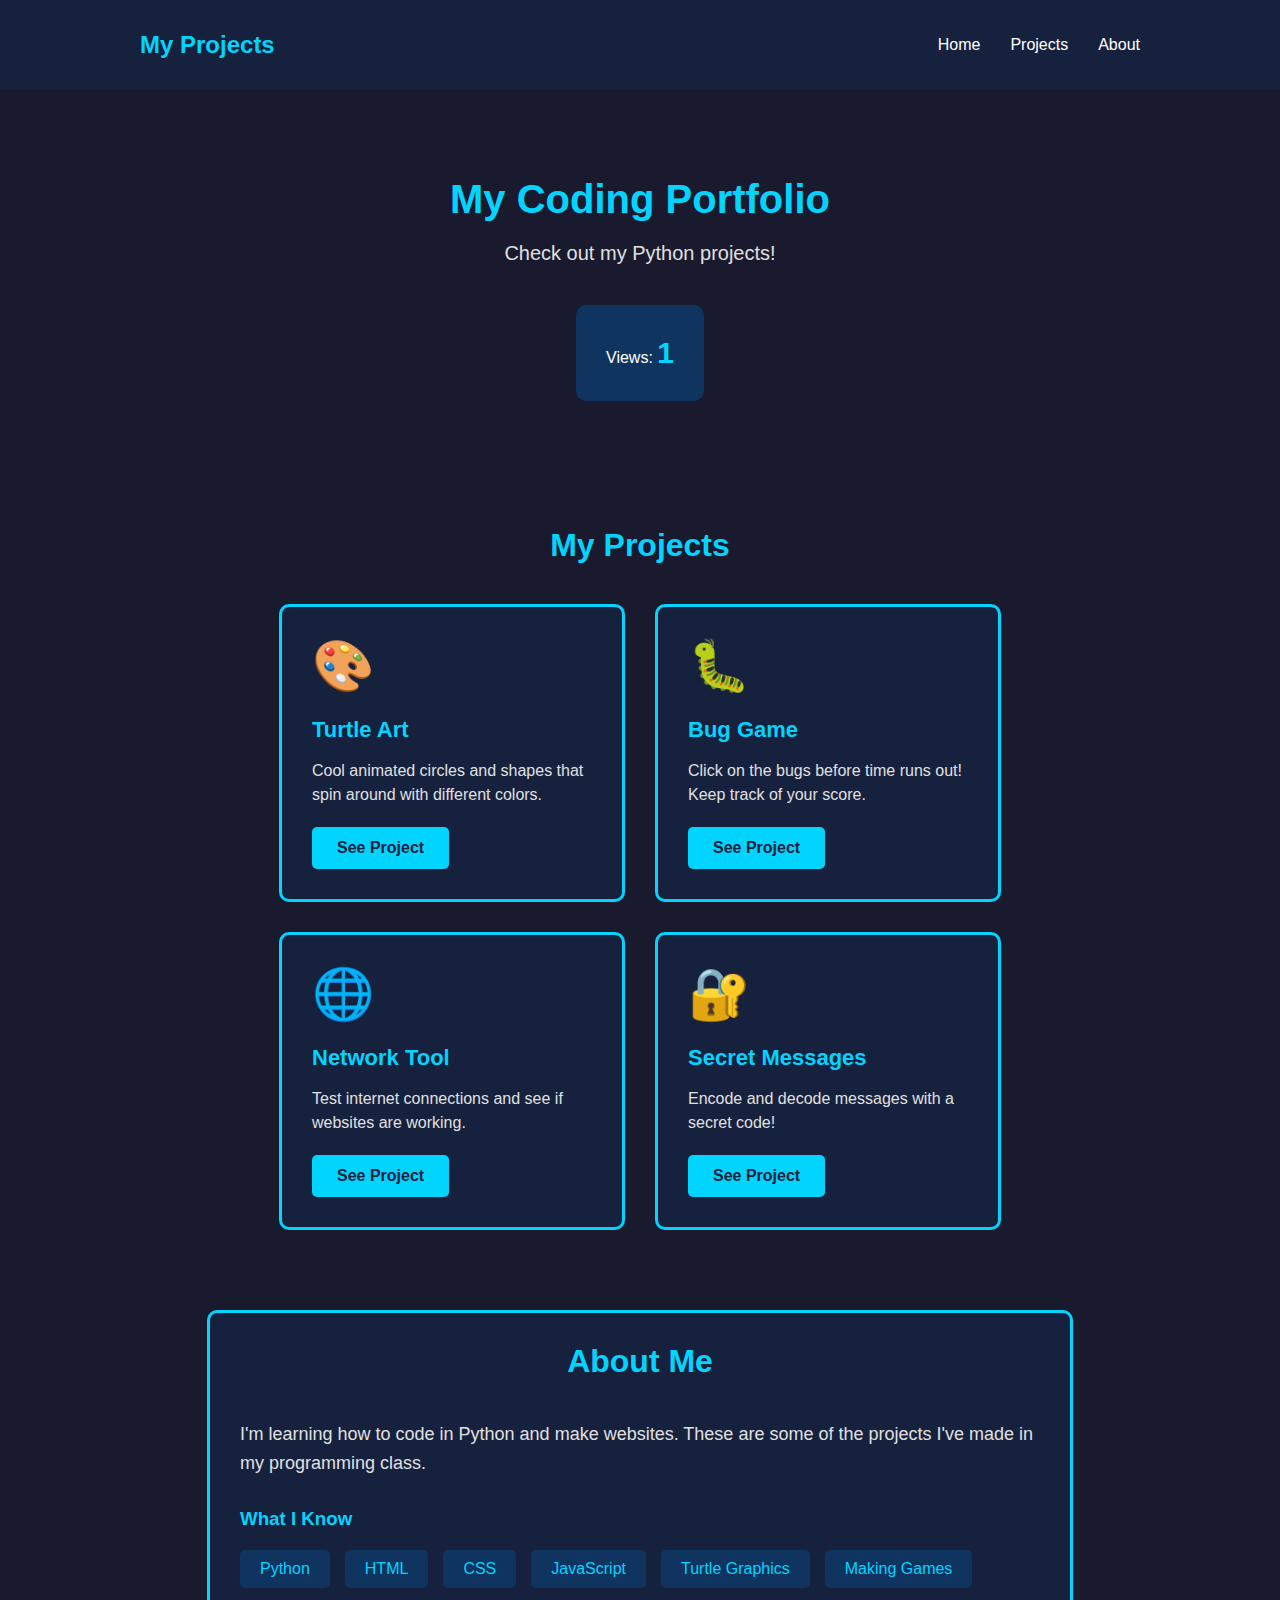
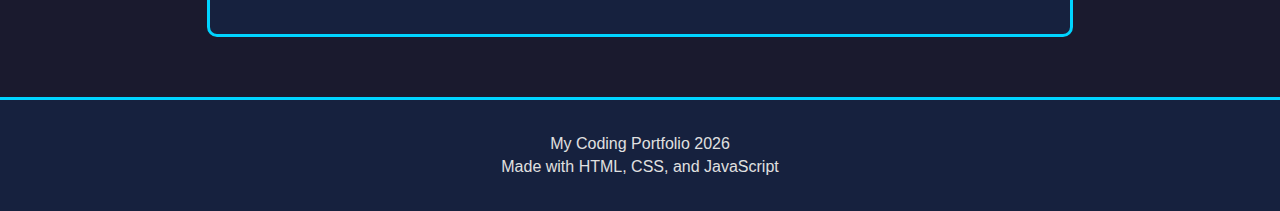
<file: index.html>
<!DOCTYPE html>
<html lang="en">
<head>
    <meta charset="UTF-8">
    <meta name="viewport" content="width=device-width, initial-scale=1.0">
    <title>My Coding Projects</title>
    <style>
        body {
            font-family: Arial, sans-serif;
            background-color: #1a1a2e;
            color: #ffffff;
            margin: 0;
            padding: 0;
        }

        /* Navigation Bar */
        nav {
            background-color: #16213e;
            padding: 20px;
        }

        .nav-container {
            display: flex;
            justify-content: space-between;
            align-items: center;
            max-width: 1000px;
            margin: 0 auto;
        }

        .logo {
            font-size: 24px;
            font-weight: bold;
            color: #00d4ff;
            text-decoration: none;
        }

        .nav-links {
            display: flex;
            list-style: none;
            gap: 30px;
        }

        .nav-links a {
            color: #ffffff;
            text-decoration: none;
        }

        .nav-links a:hover {
            color: #00d4ff;
        }

        /* Main Header */
        .header {
            text-align: center;
            padding: 60px 20px;
        }

        h1 {
            font-size: 40px;
            color: #00d4ff;
            margin-bottom: 10px;
        }

        .subtitle {
            font-size: 20px;
            color: #e0e0e0;
        }

        /* Counter */
        .counter-box {
            background-color: #0f3460;
            padding: 15px 30px;
            border-radius: 10px;
            display: inline-block;
            margin-top: 20px;
        }

        #counter {
            font-size: 30px;
            color: #00d4ff;
            font-weight: bold;
        }

        /* Projects Section */
        .projects {
            max-width: 1000px;
            margin: 0 auto;
            padding: 40px 20px;
        }

        h2 {
            font-size: 32px;
            text-align: center;
            color: #00d4ff;
            margin-bottom: 40px;
        }

        .project-grid {
            display: flex;
            flex-wrap: wrap;
            gap: 30px;
            justify-content: center;
        }

        .project-box {
            background-color: #16213e;
            border-radius: 10px;
            padding: 30px;
            width: 280px;
            border: 3px solid #00d4ff;
        }

        .project-box:hover {
            background-color: #1e2a47;
        }

        .emoji {
            font-size: 50px;
            margin-bottom: 15px;
        }

        .project-box h3 {
            color: #00d4ff;
            font-size: 22px;
            margin-bottom: 10px;
        }

        .project-box p {
            color: #e0e0e0;
            line-height: 1.5;
            margin-bottom: 20px;
        }

        .button {
            background-color: #00d4ff;
            color: #16213e;
            padding: 12px 25px;
            text-decoration: none;
            border-radius: 5px;
            font-weight: bold;
            display: inline-block;
        }

        .button:hover {
            background-color: #00a8cc;
        }

        /* About Section */
        .about {
            max-width: 800px;
            margin: 40px auto;
            padding: 30px;
            background-color: #16213e;
            border-radius: 10px;
            border: 3px solid #00d4ff;
        }

        .about h2 {
            margin-top: 0;
        }

        .about p {
            color: #e0e0e0;
            line-height: 1.6;
            font-size: 18px;
        }

        .skills {
            list-style: none;
            display: flex;
            flex-wrap: wrap;
            gap: 15px;
            padding: 0;
            margin-top: 20px;
        }

        .skills li {
            background-color: #0f3460;
            padding: 10px 20px;
            border-radius: 5px;
            color: #00d4ff;
        }

        /* Footer */
        footer {
            background-color: #16213e;
            text-align: center;
            padding: 30px;
            margin-top: 60px;
            border-top: 3px solid #00d4ff;
        }

        footer p {
            color: #e0e0e0;
            margin: 5px 0;
        }
    </style>
</head>
<body>
    <!-- Navigation -->
    <nav>
        <div class="nav-container">
            <a href="#" class="logo">My Projects</a>
            <ul class="nav-links">
                <li><a href="#home">Home</a></li>
                <li><a href="#projects">Projects</a></li>
                <li><a href="#about">About</a></li>
            </ul>
        </div>
    </nav>

    <!-- Header -->
    <div id="home" class="header">
        <h1>My Coding Portfolio</h1>
        <p class="subtitle">Check out my Python projects!</p>
        
        <div class="counter-box">
            <p>Views: <span id="counter">0</span></p>
        </div>
    </div>

    <!-- Projects -->
    <div id="projects" class="projects">
        <h2>My Projects</h2>
        
        <div class="project-grid">
            <div class="project-box">
                <div class="emoji">🎨</div>
                <h3>Turtle Art</h3>
                <p>Cool animated circles and shapes that spin around with different colors.</p>
                <a href="turtle-art.html" class="button">See Project</a>
            </div>

            <div class="project-box">
                <div class="emoji">🐛</div>
                <h3>Bug Game</h3>
                <p>Click on the bugs before time runs out! Keep track of your score.</p>
                <a href="bug-game.html" class="button">See Project</a>
            </div>

            <div class="project-box">
                <div class="emoji">🌐</div>
                <h3>Network Tool</h3>
                <p>Test internet connections and see if websites are working.</p>
                <a href="network-tool.html" class="button">See Project</a>
            </div>

            <div class="project-box">
                <div class="emoji">🔐</div>
                <h3>Secret Messages</h3>
                <p>Encode and decode messages with a secret code!</p>
                <a href="encoder.html" class="button">See Project</a>
            </div>
        </div>
    </div>

    <!-- About -->
    <div id="about" class="about">
        <h2>About Me</h2>
        <p>I'm learning how to code in Python and make websites. These are some of the projects I've made in my programming class.</p>
        
        <h3 style="color: #00d4ff; margin-top: 30px;">What I Know</h3>
        <ul class="skills">
            <li>Python</li>
            <li>HTML</li>
            <li>CSS</li>
            <li>JavaScript</li>
            <li>Turtle Graphics</li>
            <li>Making Games</li>
        </ul>
    </div>

    <!-- Footer -->
    <footer>
        <p>My Coding Portfolio 2026</p>
        <p>Made with HTML, CSS, and JavaScript</p>
    </footer>

    <!-- JavaScript -->
    <script>
        let count = 0;
        
        function addView() {
            count = count + 1;
            document.getElementById('counter').textContent = count;
        }
        
        // Add a view every 2 seconds
        setInterval(addView, 2000);
        
        // Start with first view
        addView();
    </script>
</body>
</html>
</file>
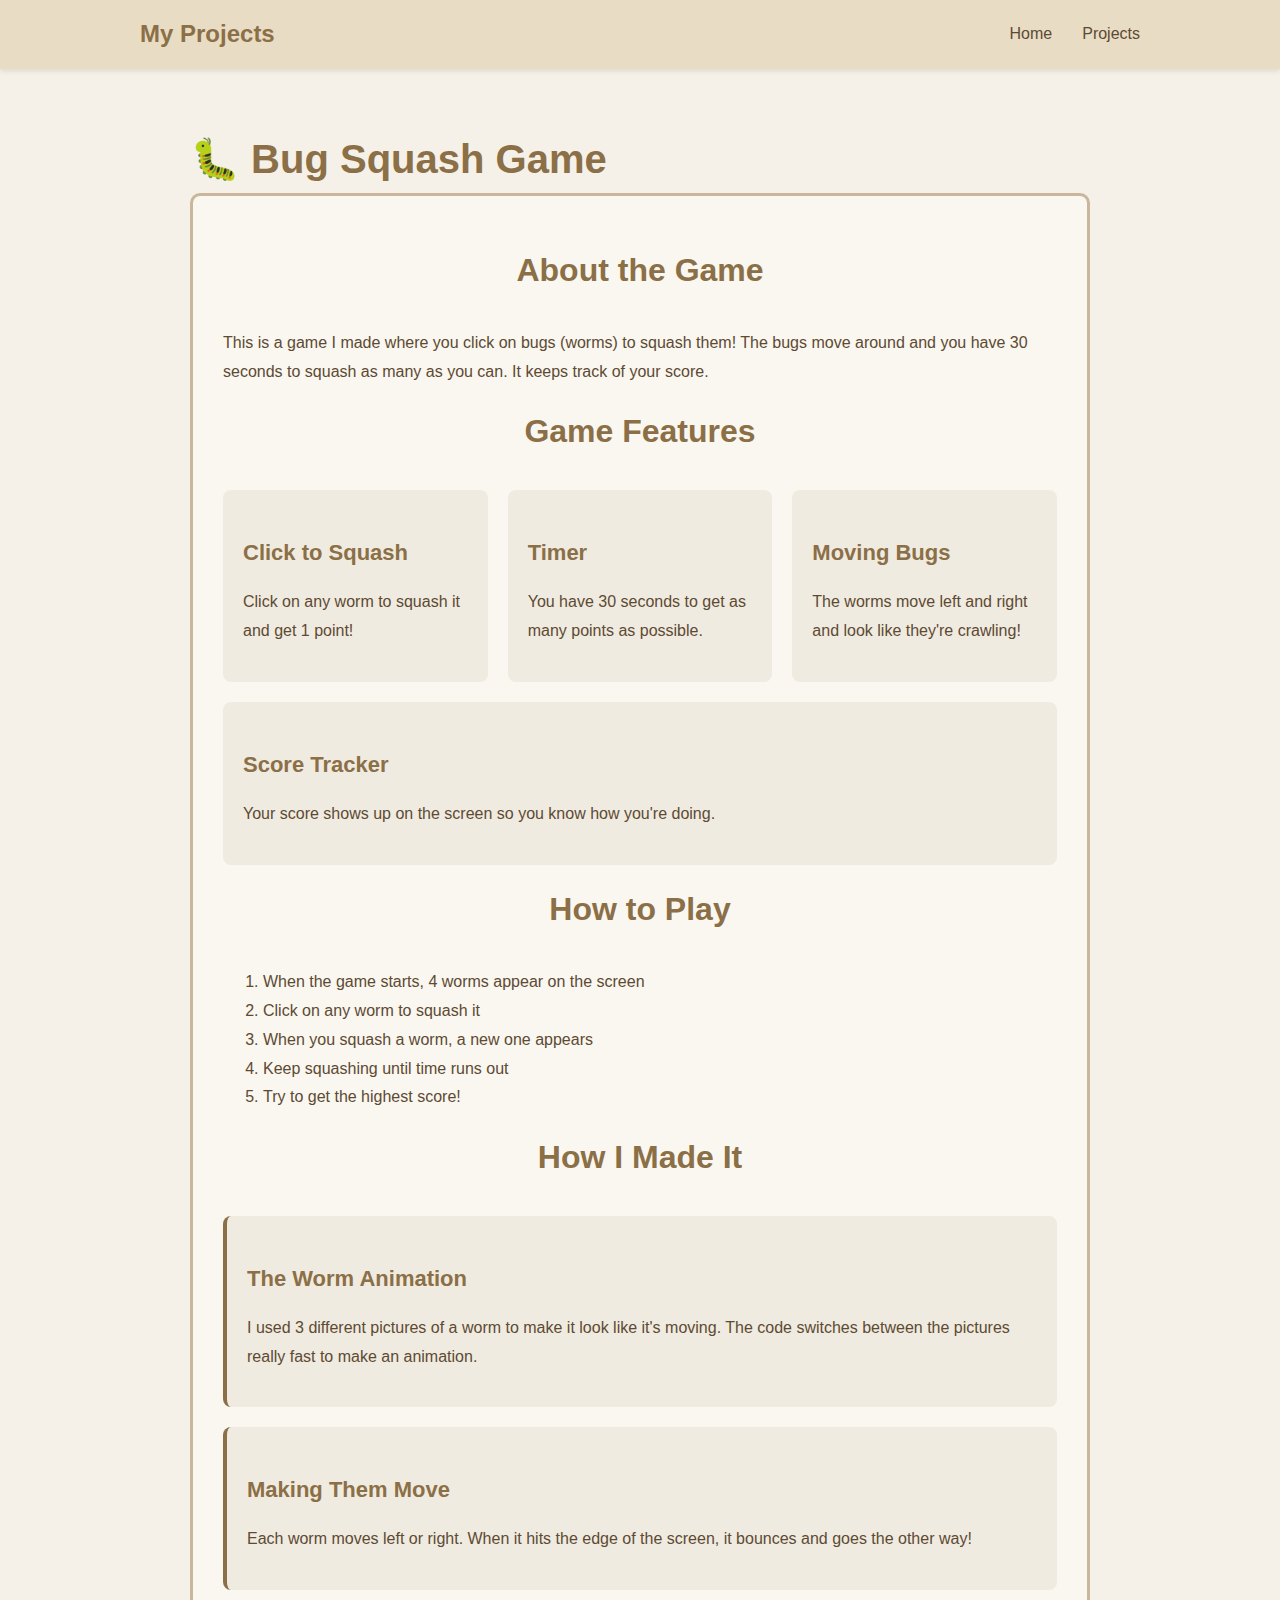
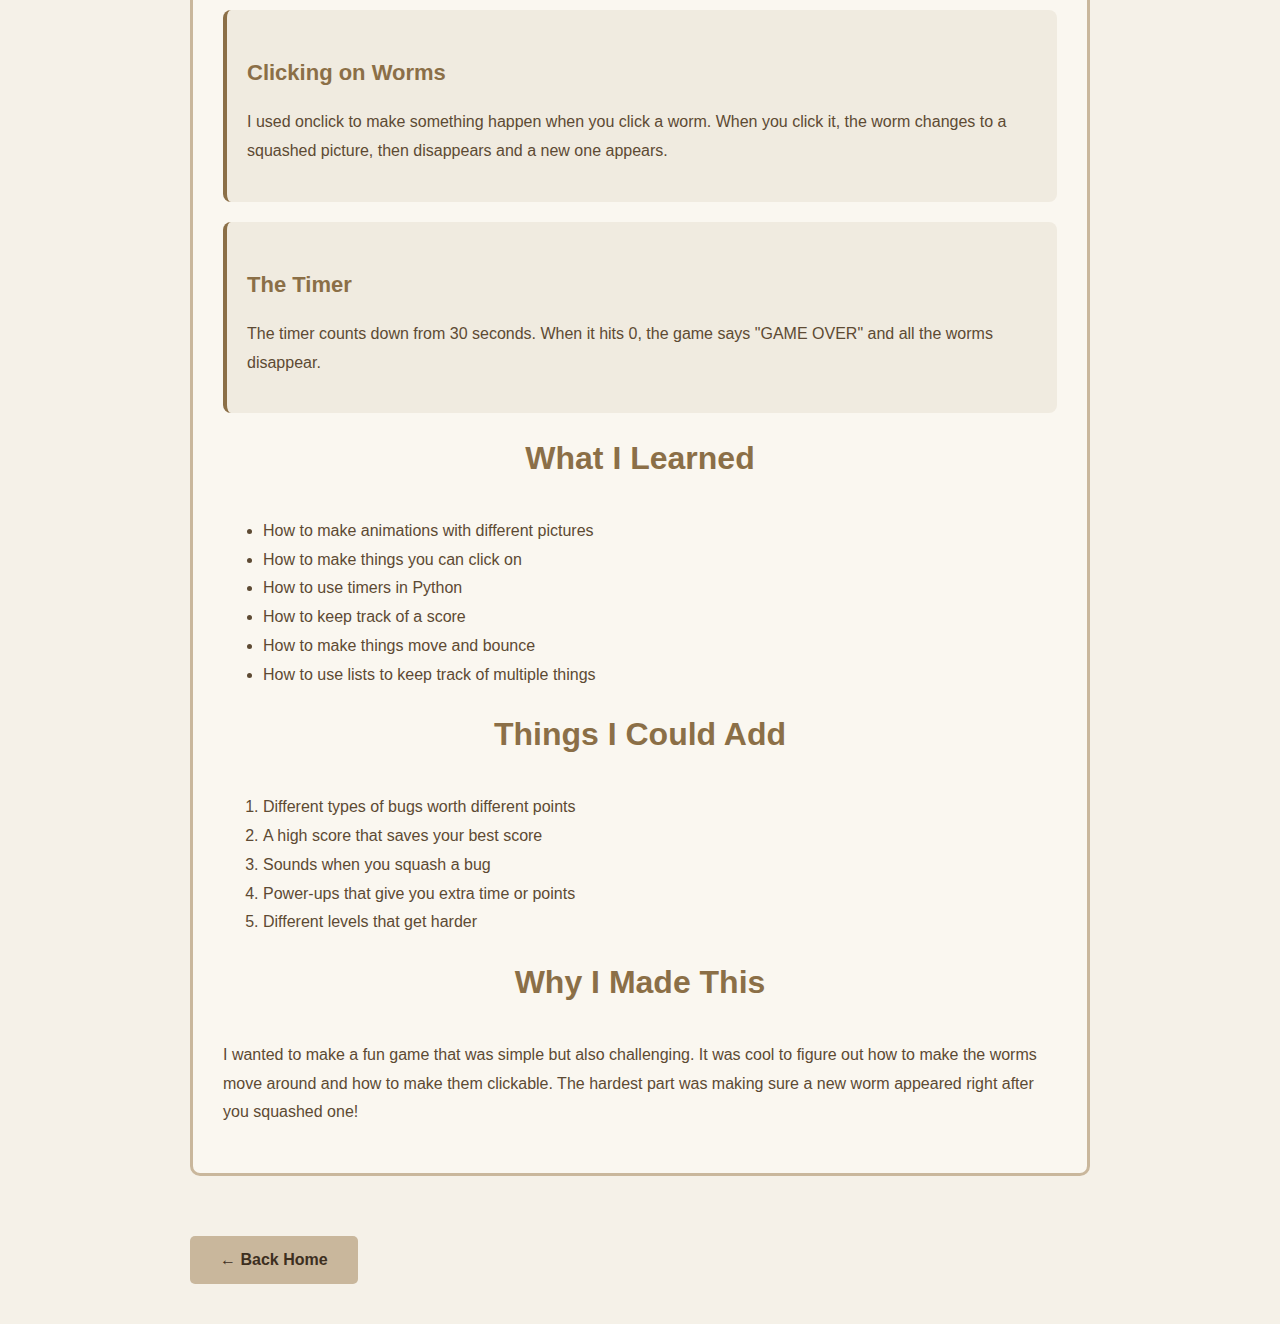
<file: bug-game.html>
<!DOCTYPE html>
<html lang="en">
<head>
    <meta charset="UTF-8">
    <meta name="viewport" content="width=device-width, initial-scale=1.0">
    <title>Bug Game Project</title>
    <link rel="stylesheet" href="style.css">
</head>
<body>
    <nav>
        <div class="nav-container">
            <a href="index.html" class="logo">My Projects</a>
            <ul class="nav-links">
                <li><a href="index.html">Home</a></li>
                <li><a href="index.html#projects">Projects</a></li>
            </ul>
        </div>
    </nav>

    <div class="container">
        <h1>🐛 Bug Squash Game</h1>

        <div class="content-box">
            <h2>About the Game</h2>
            <p>This is a game I made where you click on bugs (worms) to squash them! The bugs move around and you have 30 seconds to squash as many as you can. It keeps track of your score.</p>

            <h2>Game Features</h2>
            <div class="game-features">
                <div class="feature">
                    <h3>Click to Squash</h3>
                    <p>Click on any worm to squash it and get 1 point!</p>
                </div>
                <div class="feature">
                    <h3>Timer</h3>
                    <p>You have 30 seconds to get as many points as possible.</p>
                </div>
                <div class="feature">
                    <h3>Moving Bugs</h3>
                    <p>The worms move left and right and look like they're crawling!</p>
                </div>
                <div class="feature">
                    <h3>Score Tracker</h3>
                    <p>Your score shows up on the screen so you know how you're doing.</p>
                </div>
            </div>

            <h2>How to Play</h2>
            <ol>
                <li>When the game starts, 4 worms appear on the screen</li>
                <li>Click on any worm to squash it</li>
                <li>When you squash a worm, a new one appears</li>
                <li>Keep squashing until time runs out</li>
                <li>Try to get the highest score!</li>
            </ol>

            <h2>How I Made It</h2>
            
            <div class="info-box">
                <h3>The Worm Animation</h3>
                <p>I used 3 different pictures of a worm to make it look like it's moving. The code switches between the pictures really fast to make an animation.</p>
            </div>

            <div class="info-box">
                <h3>Making Them Move</h3>
                <p>Each worm moves left or right. When it hits the edge of the screen, it bounces and goes the other way!</p>
            </div>

            <div class="info-box">
                <h3>Clicking on Worms</h3>
                <p>I used onclick to make something happen when you click a worm. When you click it, the worm changes to a squashed picture, then disappears and a new one appears.</p>
            </div>

            <div class="info-box">
                <h3>The Timer</h3>
                <p>The timer counts down from 30 seconds. When it hits 0, the game says "GAME OVER" and all the worms disappear.</p>
            </div>

            <h2>What I Learned</h2>
            <ul>
                <li>How to make animations with different pictures</li>
                <li>How to make things you can click on</li>
                <li>How to use timers in Python</li>
                <li>How to keep track of a score</li>
                <li>How to make things move and bounce</li>
                <li>How to use lists to keep track of multiple things</li>
            </ul>

            <h2>Things I Could Add</h2>
            <ol>
                <li>Different types of bugs worth different points</li>
                <li>A high score that saves your best score</li>
                <li>Sounds when you squash a bug</li>
                <li>Power-ups that give you extra time or points</li>
                <li>Different levels that get harder</li>
            </ol>

            <h2>Why I Made This</h2>
            <p>I wanted to make a fun game that was simple but also challenging. It was cool to figure out how to make the worms move around and how to make them clickable. The hardest part was making sure a new worm appeared right after you squashed one!</p>
        </div>

        <a href="index.html" class="back-button">← Back Home</a>
    </div>
</body>
</html>
</file>
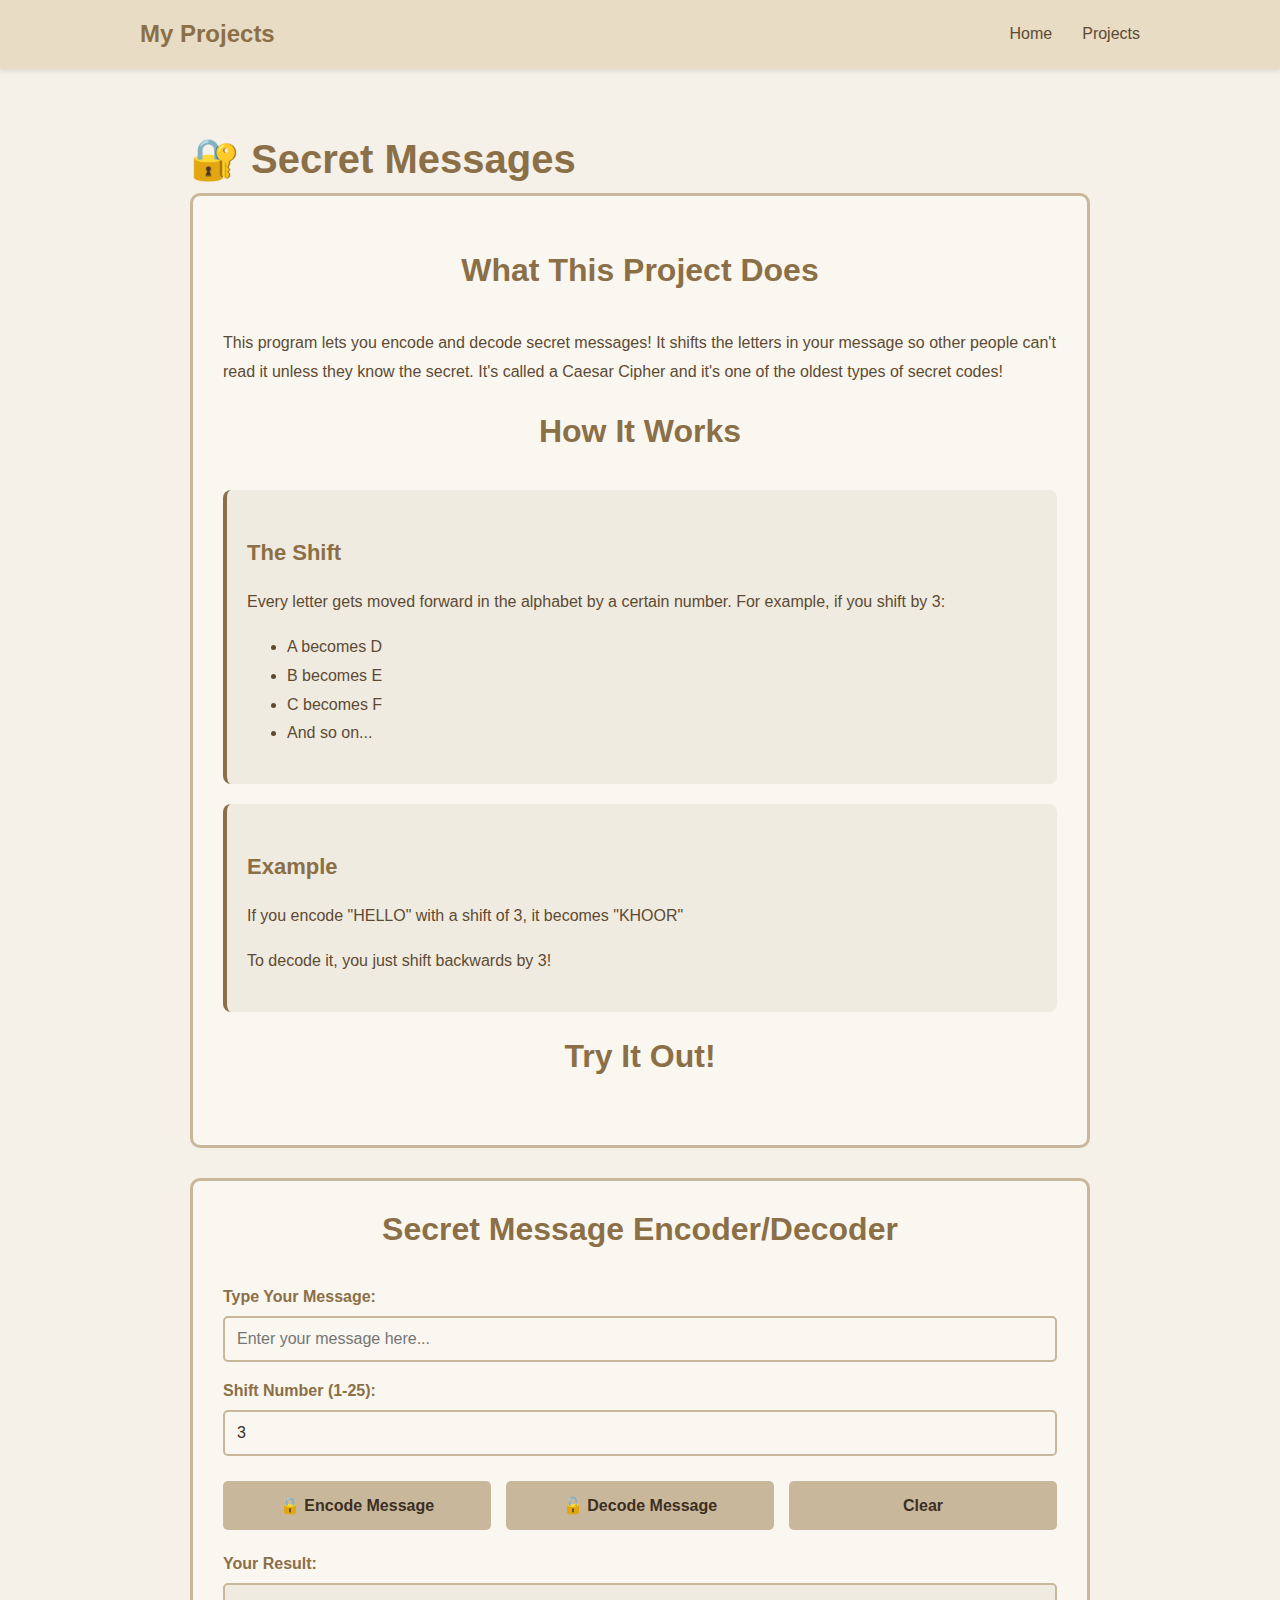
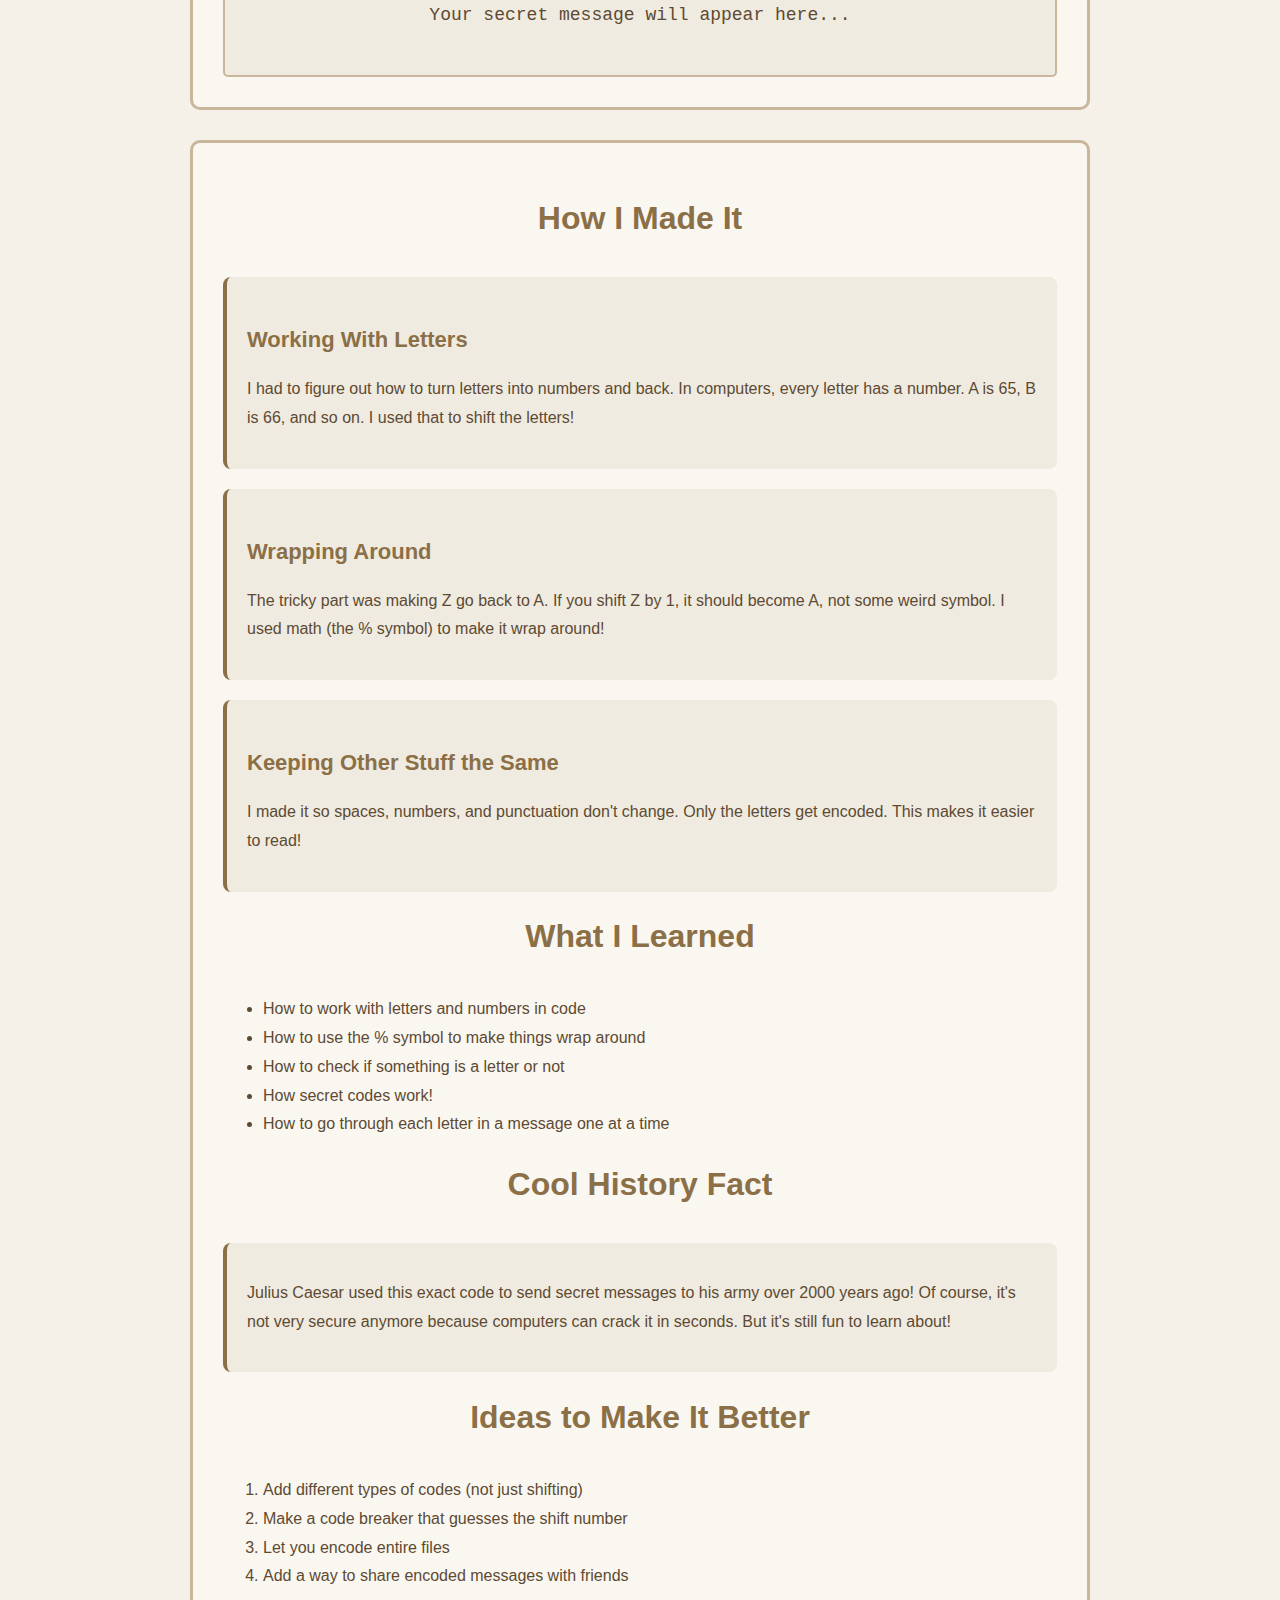
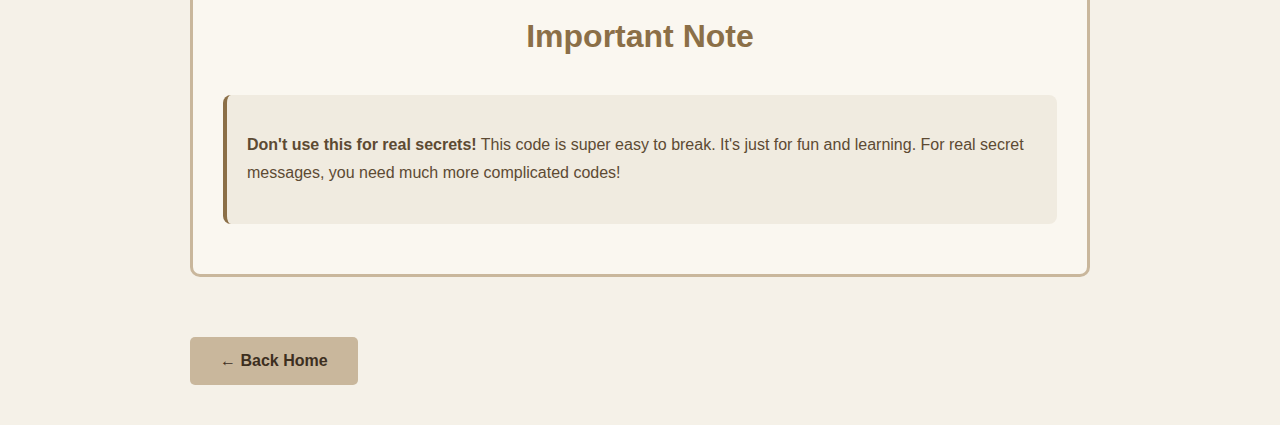
<file: encoder.html>
<!DOCTYPE html>
<html lang="en">
<head>
    <meta charset="UTF-8">
    <meta name="viewport" content="width=device-width, initial-scale=1.0">
    <title>Secret Messages Project</title>
    <link rel="stylesheet" href="style.css">
</head>
<body>
    <nav>
        <div class="nav-container">
            <a href="index.html" class="logo">My Projects</a>
            <ul class="nav-links">
                <li><a href="index.html">Home</a></li>
                <li><a href="index.html#projects">Projects</a></li>
            </ul>
        </div>
    </nav>

    <div class="container">
        <h1>🔐 Secret Messages</h1>

        <div class="content-box">
            <h2>What This Project Does</h2>
            <p>This program lets you encode and decode secret messages! It shifts the letters in your message so other people can't read it unless they know the secret. It's called a Caesar Cipher and it's one of the oldest types of secret codes!</p>

            <h2>How It Works</h2>
            <div class="info-box">
                <h3>The Shift</h3>
                <p>Every letter gets moved forward in the alphabet by a certain number. For example, if you shift by 3:</p>
                <ul>
                    <li>A becomes D</li>
                    <li>B becomes E</li>
                    <li>C becomes F</li>
                    <li>And so on...</li>
                </ul>
            </div>

            <div class="info-box">
                <h3>Example</h3>
                <p>If you encode "HELLO" with a shift of 3, it becomes "KHOOR"</p>
                <p>To decode it, you just shift backwards by 3!</p>
            </div>

            <h2>Try It Out!</h2>
        </div>

        <div class="demo-box">
            <h2>Secret Message Encoder/Decoder</h2>
            
            <label for="message">Type Your Message:</label>
            <input type="text" id="message" placeholder="Enter your message here...">

            <label for="shift">Shift Number (1-25):</label>
            <input type="number" id="shift" min="1" max="25" value="3">

            <div class="button-row">
                <button onclick="encode()">🔒 Encode Message</button>
                <button onclick="decode()">🔓 Decode Message</button>
                <button onclick="clear()">Clear</button>
            </div>

            <label>Your Result:</label>
            <div class="output" id="result">Your secret message will appear here...</div>
        </div>

        <div class="content-box">
            <h2>How I Made It</h2>
            
            <div class="info-box">
                <h3>Working With Letters</h3>
                <p>I had to figure out how to turn letters into numbers and back. In computers, every letter has a number. A is 65, B is 66, and so on. I used that to shift the letters!</p>
            </div>

            <div class="info-box">
                <h3>Wrapping Around</h3>
                <p>The tricky part was making Z go back to A. If you shift Z by 1, it should become A, not some weird symbol. I used math (the % symbol) to make it wrap around!</p>
            </div>

            <div class="info-box">
                <h3>Keeping Other Stuff the Same</h3>
                <p>I made it so spaces, numbers, and punctuation don't change. Only the letters get encoded. This makes it easier to read!</p>
            </div>

            <h2>What I Learned</h2>
            <ul>
                <li>How to work with letters and numbers in code</li>
                <li>How to use the % symbol to make things wrap around</li>
                <li>How to check if something is a letter or not</li>
                <li>How secret codes work!</li>
                <li>How to go through each letter in a message one at a time</li>
            </ul>

            <h2>Cool History Fact</h2>
            <div class="info-box">
                <p>Julius Caesar used this exact code to send secret messages to his army over 2000 years ago! Of course, it's not very secure anymore because computers can crack it in seconds. But it's still fun to learn about!</p>
            </div>

            <h2>Ideas to Make It Better</h2>
            <ol>
                <li>Add different types of codes (not just shifting)</li>
                <li>Make a code breaker that guesses the shift number</li>
                <li>Let you encode entire files</li>
                <li>Add a way to share encoded messages with friends</li>
            </ol>

            <h2>Important Note</h2>
            <div class="info-box">
                <p><strong>Don't use this for real secrets!</strong> This code is super easy to break. It's just for fun and learning. For real secret messages, you need much more complicated codes!</p>
            </div>
        </div>

        <a href="index.html" class="back-button">← Back Home</a>
    </div>

    <script>
        function encode() {
            let message = document.getElementById('message').value;
            let shift = parseInt(document.getElementById('shift').value) || 3;
            
            if (!message) {
                document.getElementById('result').textContent = 'Please type a message first!';
                return;
            }

            let result = '';
            for (let i = 0; i < message.length; i++) {
                let char = message[i];
                
                if (char.match(/[a-z]/i)) {
                    let code = char.charCodeAt(0);
                    
                    if (char === char.toUpperCase()) {
                        result += String.fromCharCode(((code - 65 + shift) % 26) + 65);
                    } else {
                        result += String.fromCharCode(((code - 97 + shift) % 26) + 97);
                    }
                } else {
                    result += char;
                }
            }
            
            document.getElementById('result').textContent = result;
        }

        function decode() {
            let message = document.getElementById('message').value;
            let shift = parseInt(document.getElementById('shift').value) || 3;
            
            if (!message) {
                document.getElementById('result').textContent = 'Please type a message first!';
                return;
            }

            let result = '';
            for (let i = 0; i < message.length; i++) {
                let char = message[i];
                
                if (char.match(/[a-z]/i)) {
                    let code = char.charCodeAt(0);
                    
                    if (char === char.toUpperCase()) {
                        result += String.fromCharCode(((code - 65 - shift + 26) % 26) + 65);
                    } else {
                        result += String.fromCharCode(((code - 97 - shift + 26) % 26) + 97);
                    }
                } else {
                    result += char;
                }
            }
            
            document.getElementById('result').textContent = result;
        }

        function clear() {
            document.getElementById('message').value = '';
            document.getElementById('shift').value = '3';
            document.getElementById('result').textContent = 'Your secret message will appear here...';
        }
    </script>
</body>
</html>
</file>
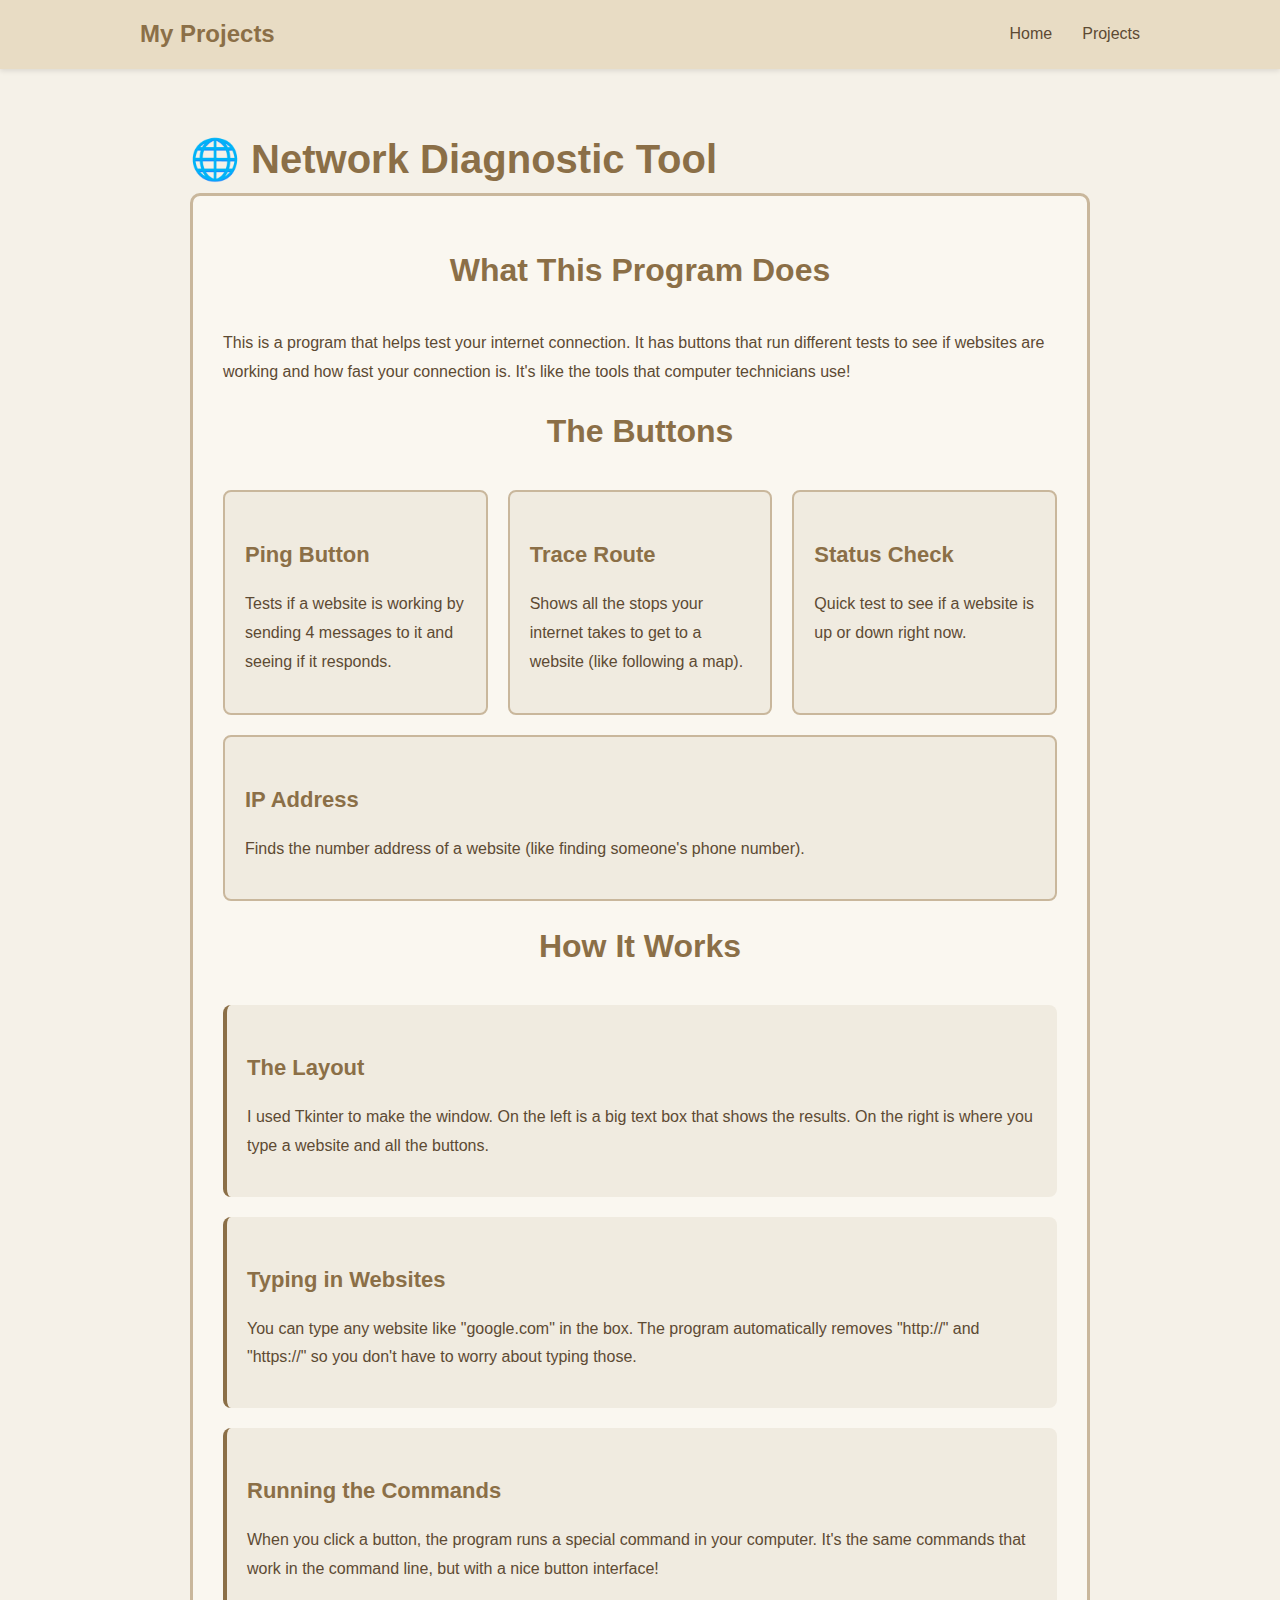
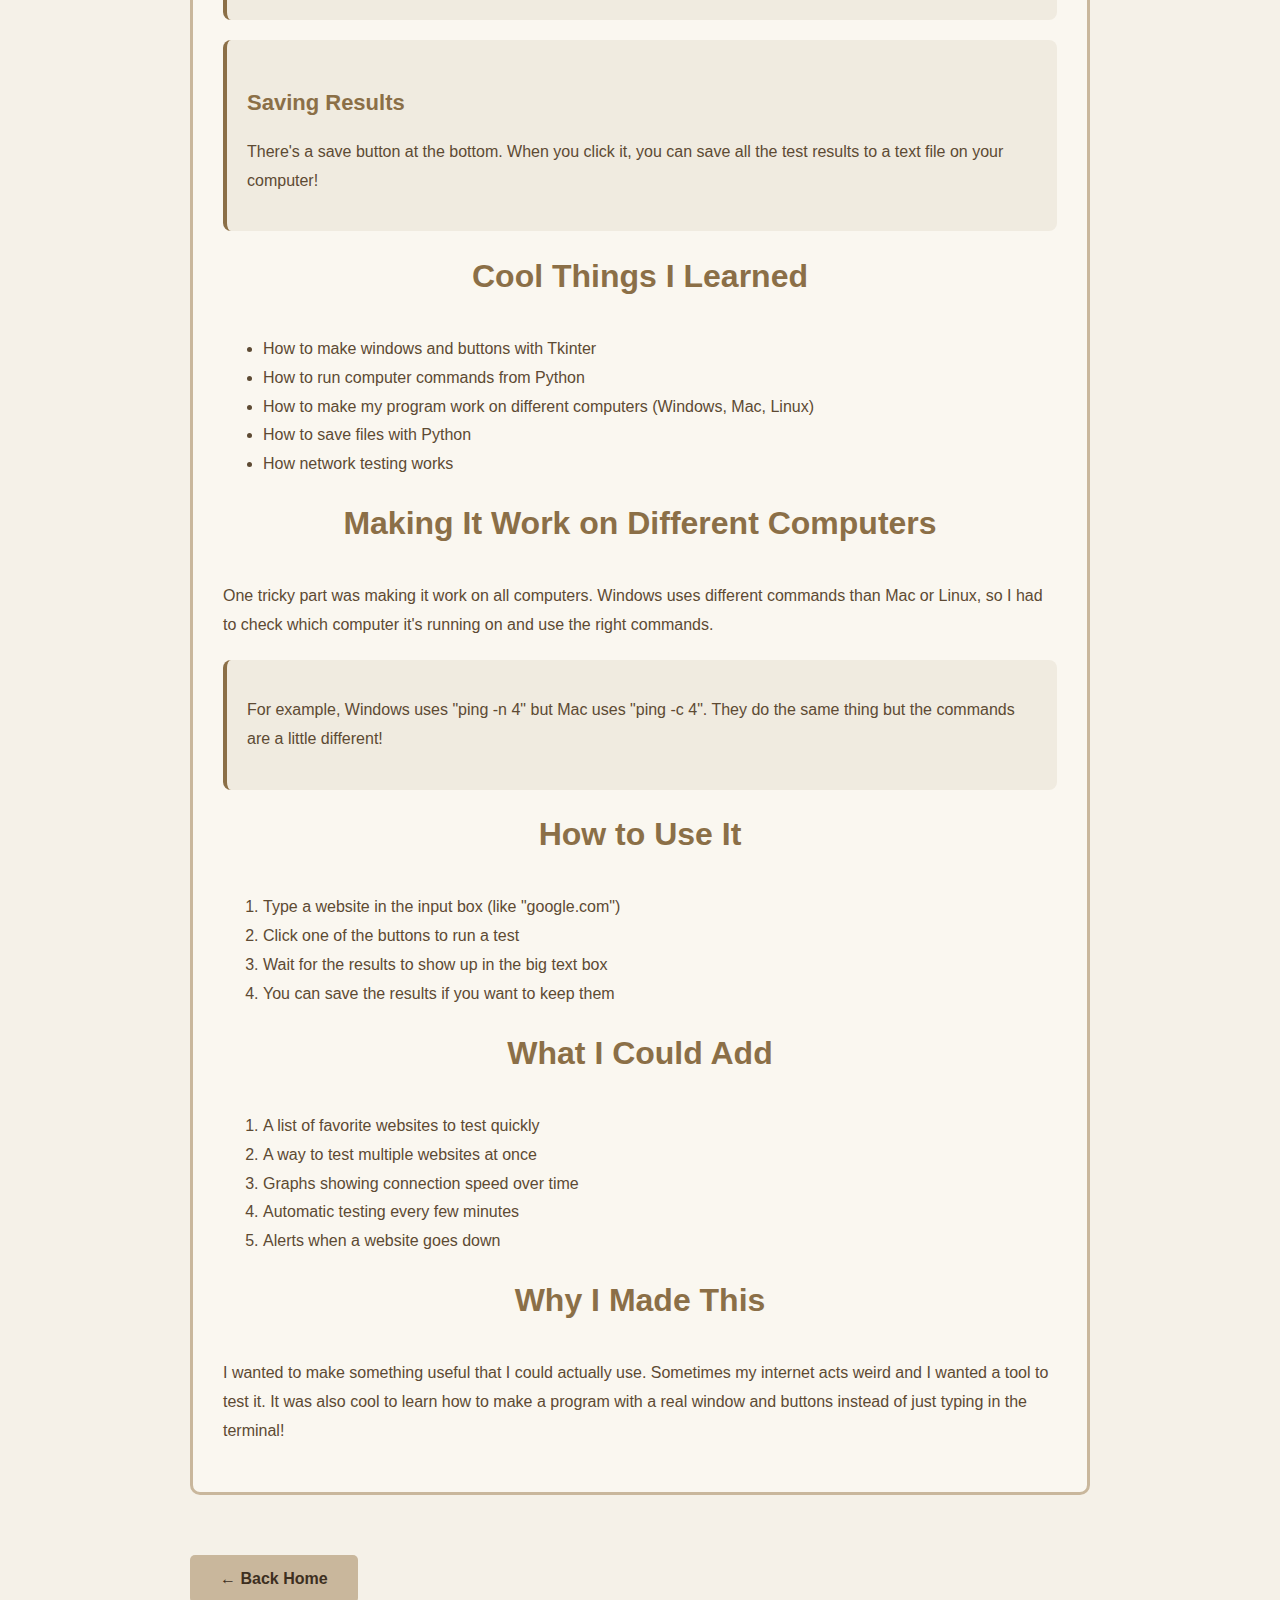
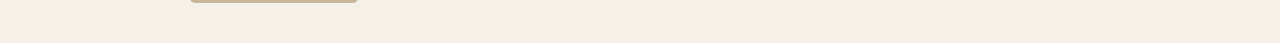
<file: network-tool.html>
<!DOCTYPE html>
<html lang="en">
<head>
    <meta charset="UTF-8">
    <meta name="viewport" content="width=device-width, initial-scale=1.0">
    <title>Network Tool Project</title>
    <link rel="stylesheet" href="style.css">
</head>
<body>
    <nav>
        <div class="nav-container">
            <a href="index.html" class="logo">My Projects</a>
            <ul class="nav-links">
                <li><a href="index.html">Home</a></li>
                <li><a href="index.html#projects">Projects</a></li>
            </ul>
        </div>
    </nav>

    <div class="container">
        <h1>🌐 Network Diagnostic Tool</h1>

        <div class="content-box">
            <h2>What This Program Does</h2>
            <p>This is a program that helps test your internet connection. It has buttons that run different tests to see if websites are working and how fast your connection is. It's like the tools that computer technicians use!</p>

            <h2>The Buttons</h2>
            <div class="buttons-grid">
                <div class="button-info">
                    <h3>Ping Button</h3>
                    <p>Tests if a website is working by sending 4 messages to it and seeing if it responds.</p>
                </div>
                <div class="button-info">
                    <h3>Trace Route</h3>
                    <p>Shows all the stops your internet takes to get to a website (like following a map).</p>
                </div>
                <div class="button-info">
                    <h3>Status Check</h3>
                    <p>Quick test to see if a website is up or down right now.</p>
                </div>
                <div class="button-info">
                    <h3>IP Address</h3>
                    <p>Finds the number address of a website (like finding someone's phone number).</p>
                </div>
            </div>

            <h2>How It Works</h2>
            
            <div class="info-box">
                <h3>The Layout</h3>
                <p>I used Tkinter to make the window. On the left is a big text box that shows the results. On the right is where you type a website and all the buttons.</p>
            </div>

            <div class="info-box">
                <h3>Typing in Websites</h3>
                <p>You can type any website like "google.com" in the box. The program automatically removes "http://" and "https://" so you don't have to worry about typing those.</p>
            </div>

            <div class="info-box">
                <h3>Running the Commands</h3>
                <p>When you click a button, the program runs a special command in your computer. It's the same commands that work in the command line, but with a nice button interface!</p>
            </div>

            <div class="info-box">
                <h3>Saving Results</h3>
                <p>There's a save button at the bottom. When you click it, you can save all the test results to a text file on your computer!</p>
            </div>

            <h2>Cool Things I Learned</h2>
            <ul>
                <li>How to make windows and buttons with Tkinter</li>
                <li>How to run computer commands from Python</li>
                <li>How to make my program work on different computers (Windows, Mac, Linux)</li>
                <li>How to save files with Python</li>
                <li>How network testing works</li>
            </ul>

            <h2>Making It Work on Different Computers</h2>
            <p>One tricky part was making it work on all computers. Windows uses different commands than Mac or Linux, so I had to check which computer it's running on and use the right commands.</p>
            
            <div class="info-box">
                <p>For example, Windows uses "ping -n 4" but Mac uses "ping -c 4". They do the same thing but the commands are a little different!</p>
            </div>

            <h2>How to Use It</h2>
            <ol>
                <li>Type a website in the input box (like "google.com")</li>
                <li>Click one of the buttons to run a test</li>
                <li>Wait for the results to show up in the big text box</li>
                <li>You can save the results if you want to keep them</li>
            </ol>

            <h2>What I Could Add</h2>
            <ol>
                <li>A list of favorite websites to test quickly</li>
                <li>A way to test multiple websites at once</li>
                <li>Graphs showing connection speed over time</li>
                <li>Automatic testing every few minutes</li>
                <li>Alerts when a website goes down</li>
            </ol>

            <h2>Why I Made This</h2>
            <p>I wanted to make something useful that I could actually use. Sometimes my internet acts weird and I wanted a tool to test it. It was also cool to learn how to make a program with a real window and buttons instead of just typing in the terminal!</p>
        </div>

        <a href="index.html" class="back-button">← Back Home</a>
    </div>
</body>
</html>
</file>
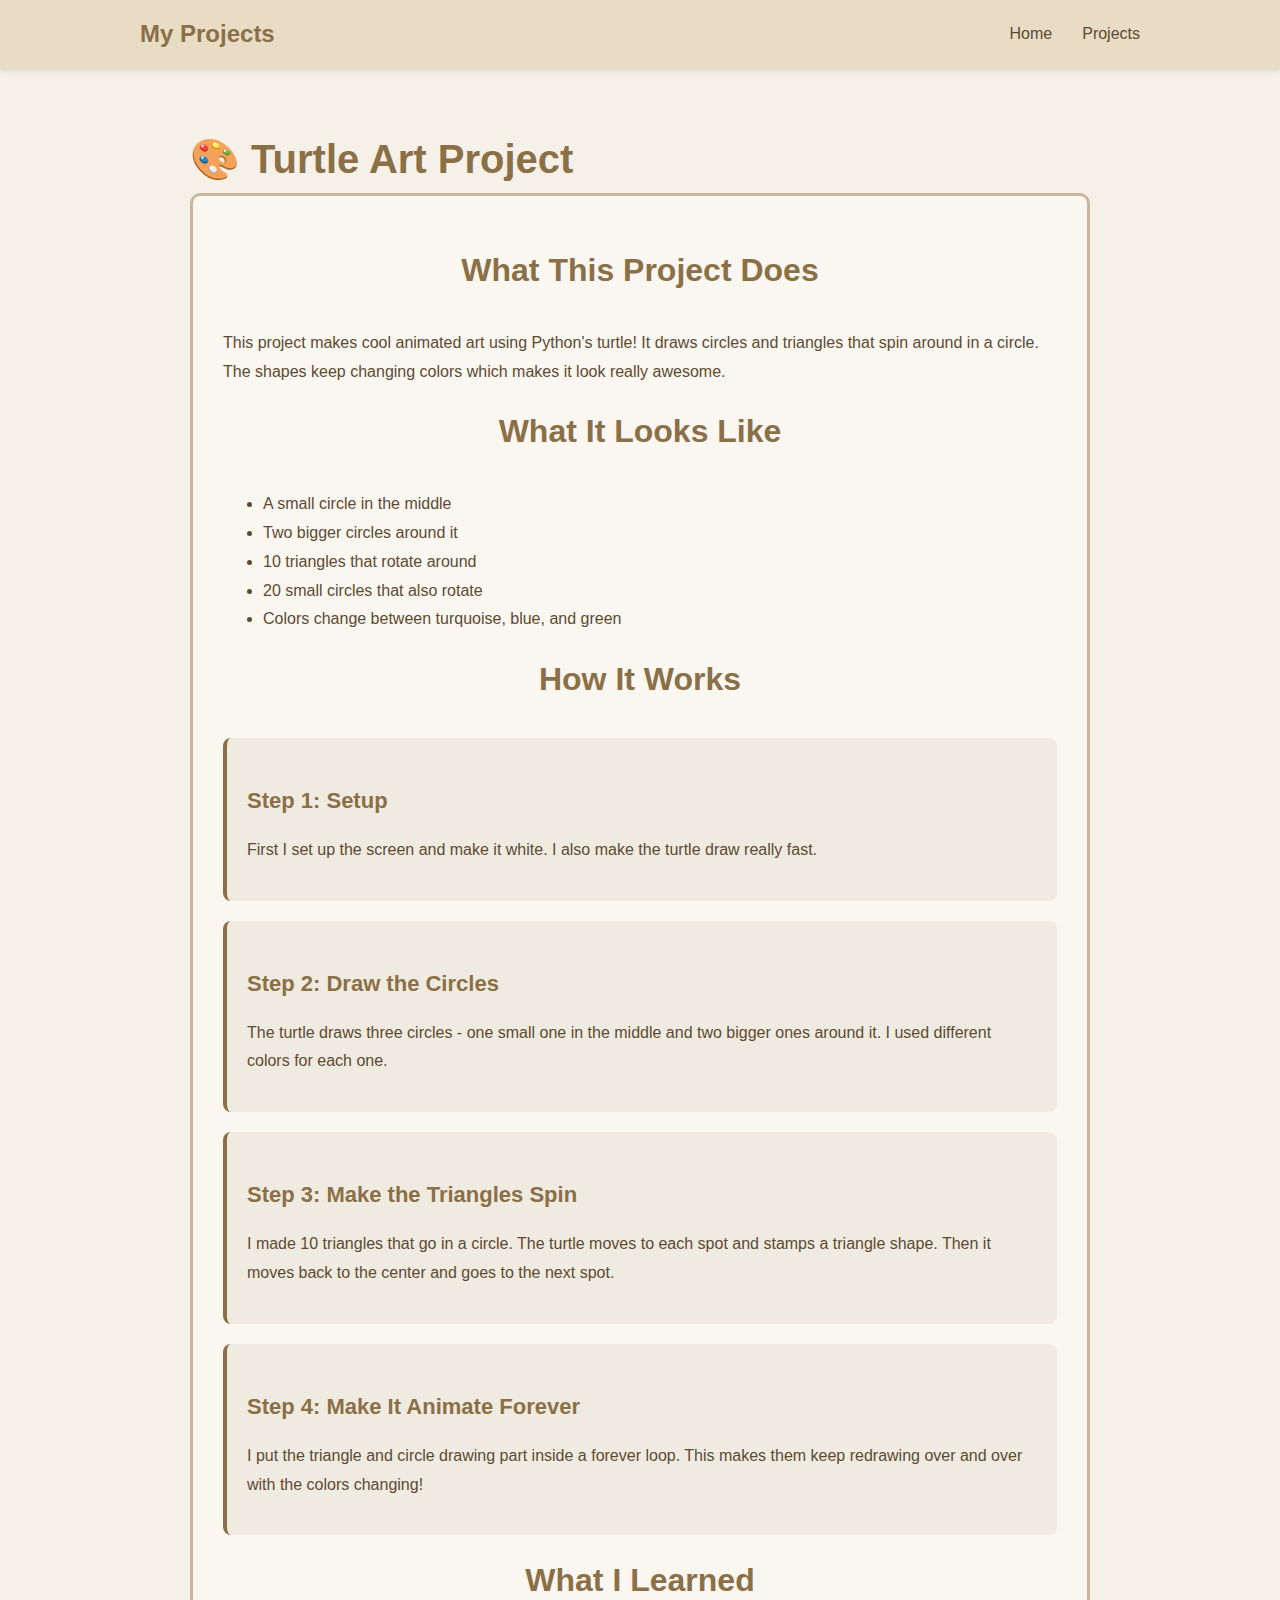
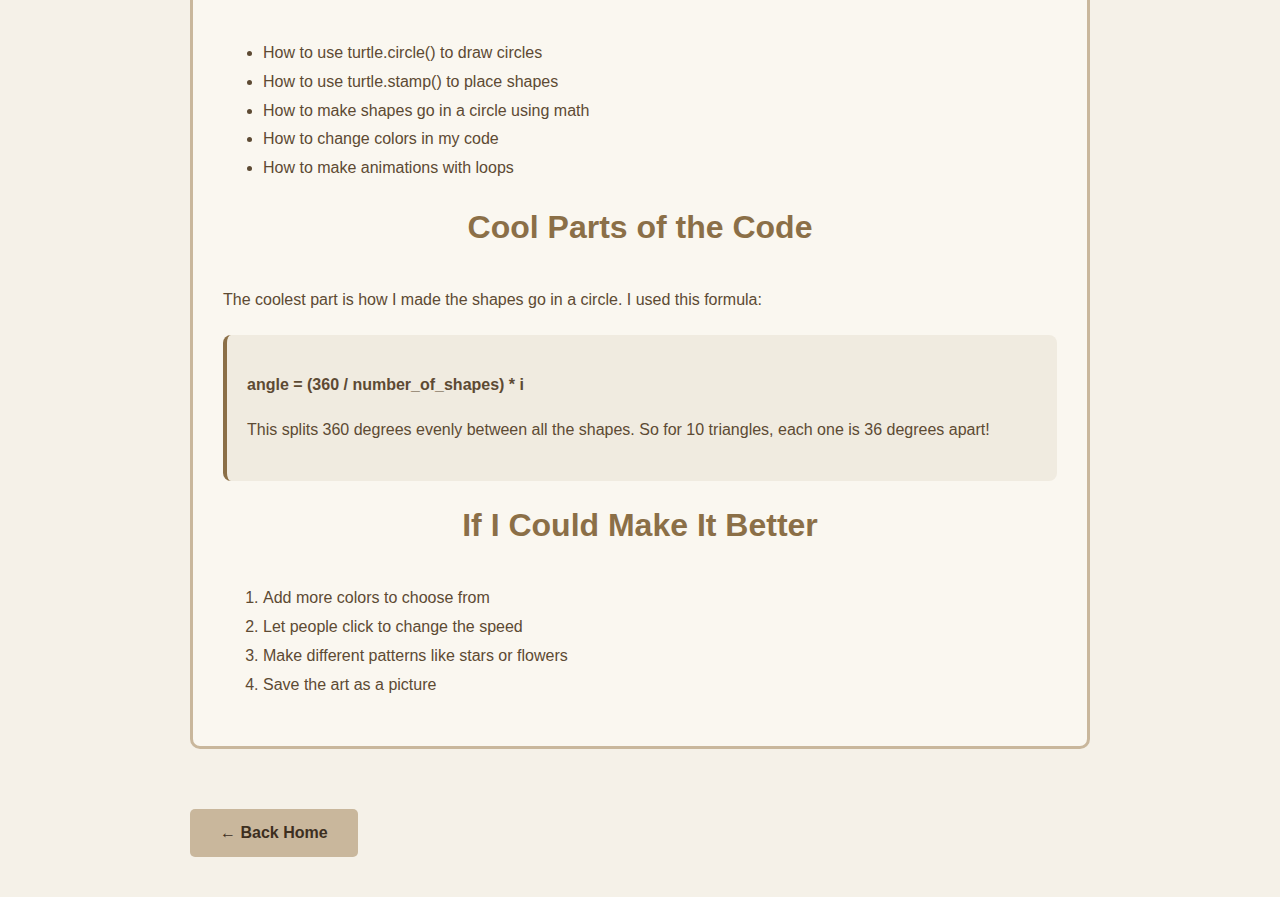
<file: turtle-art.html>
<!DOCTYPE html>
<html lang="en">
<head>
    <meta charset="UTF-8">
    <meta name="viewport" content="width=device-width, initial-scale=1.0">
    <title>Turtle Art Project</title>
    <link rel="stylesheet" href="style.css">
</head>
<body>
    <nav>
        <div class="nav-container">
            <a href="index.html" class="logo">My Projects</a>
            <ul class="nav-links">
                <li><a href="index.html">Home</a></li>
                <li><a href="index.html#projects">Projects</a></li>
            </ul>
        </div>
    </nav>

    <div class="container">
        <h1>🎨 Turtle Art Project</h1>

        <div class="content-box">
            <h2>What This Project Does</h2>
            <p>This project makes cool animated art using Python's turtle! It draws circles and triangles that spin around in a circle. The shapes keep changing colors which makes it look really awesome.</p>

            <h2>What It Looks Like</h2>
            <ul>
                <li>A small circle in the middle</li>
                <li>Two bigger circles around it</li>
                <li>10 triangles that rotate around</li>
                <li>20 small circles that also rotate</li>
                <li>Colors change between turquoise, blue, and green</li>
            </ul>

            <h2>How It Works</h2>
            <div class="info-box">
                <h3>Step 1: Setup</h3>
                <p>First I set up the screen and make it white. I also make the turtle draw really fast.</p>
            </div>

            <div class="info-box">
                <h3>Step 2: Draw the Circles</h3>
                <p>The turtle draws three circles - one small one in the middle and two bigger ones around it. I used different colors for each one.</p>
            </div>

            <div class="info-box">
                <h3>Step 3: Make the Triangles Spin</h3>
                <p>I made 10 triangles that go in a circle. The turtle moves to each spot and stamps a triangle shape. Then it moves back to the center and goes to the next spot.</p>
            </div>

            <div class="info-box">
                <h3>Step 4: Make It Animate Forever</h3>
                <p>I put the triangle and circle drawing part inside a forever loop. This makes them keep redrawing over and over with the colors changing!</p>
            </div>

            <h2>What I Learned</h2>
            <ul>
                <li>How to use turtle.circle() to draw circles</li>
                <li>How to use turtle.stamp() to place shapes</li>
                <li>How to make shapes go in a circle using math</li>
                <li>How to change colors in my code</li>
                <li>How to make animations with loops</li>
            </ul>

            <h2>Cool Parts of the Code</h2>
            <p>The coolest part is how I made the shapes go in a circle. I used this formula:</p>
            <div class="info-box">
                <p><strong>angle = (360 / number_of_shapes) * i</strong></p>
                <p>This splits 360 degrees evenly between all the shapes. So for 10 triangles, each one is 36 degrees apart!</p>
            </div>

            <h2>If I Could Make It Better</h2>
            <ol>
                <li>Add more colors to choose from</li>
                <li>Let people click to change the speed</li>
                <li>Make different patterns like stars or flowers</li>
                <li>Save the art as a picture</li>
            </ol>
        </div>

        <a href="index.html" class="back-button">← Back Home</a>
    </div>
</body>
</html>
</file>
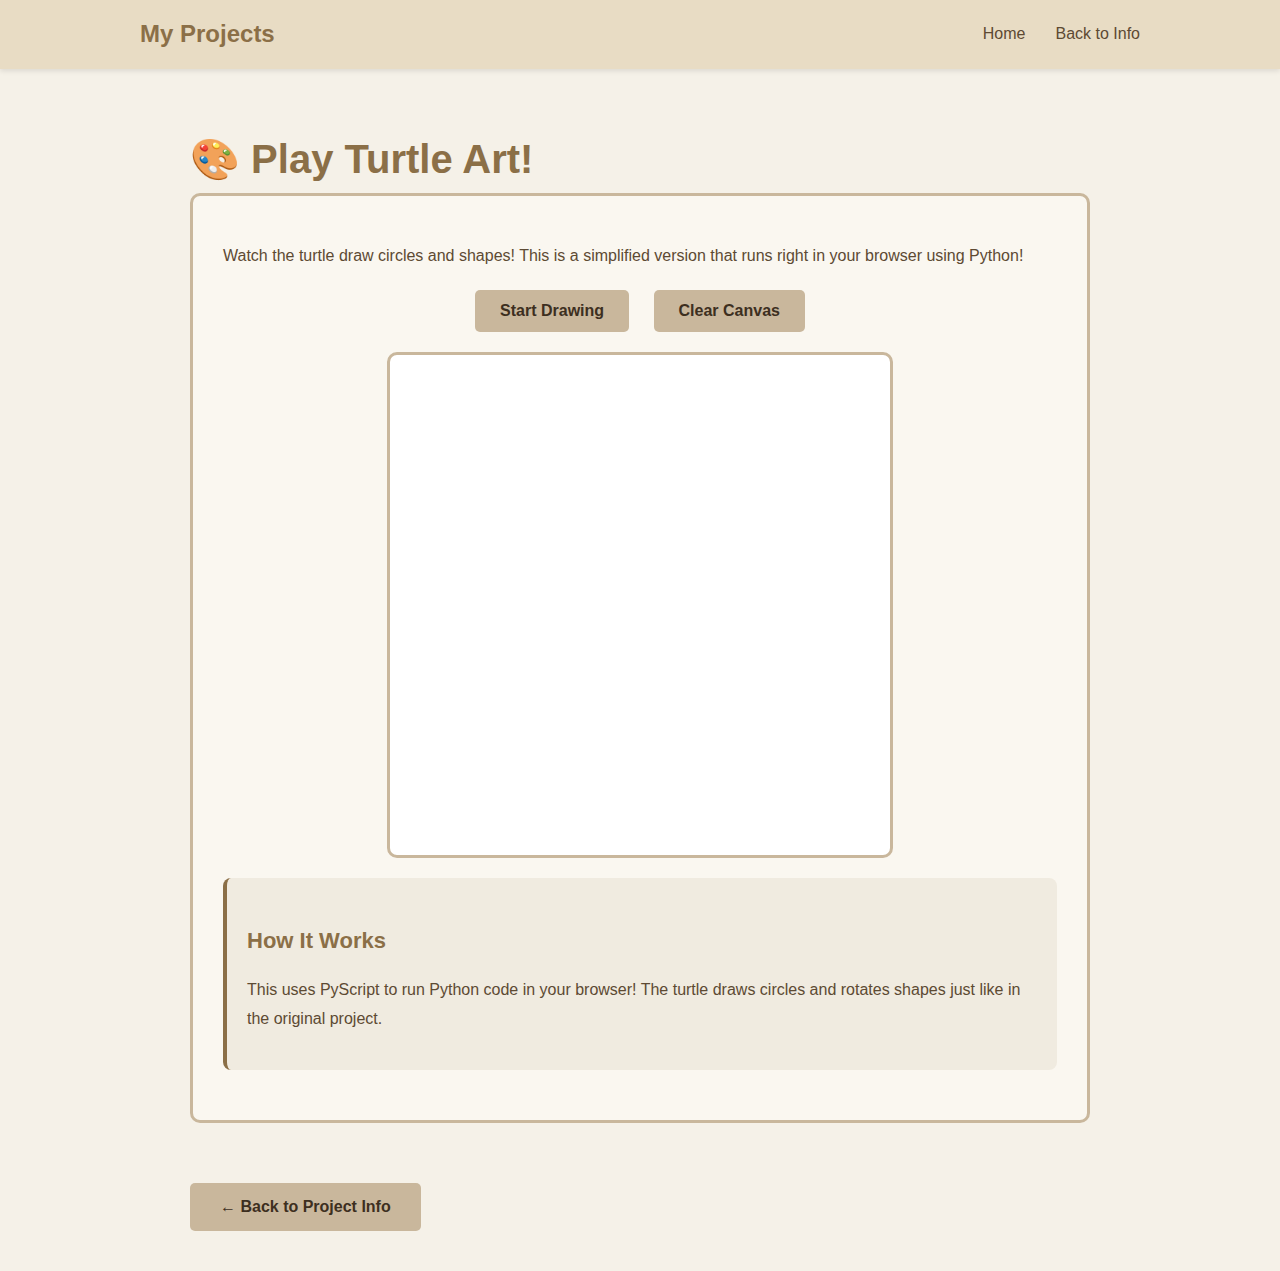
<file: turtle-demo.html>
<!DOCTYPE html>
<html lang="en">
<head>
    <meta charset="UTF-8">
    <meta name="viewport" content="width=device-width, initial-scale=1.0">
    <title>Turtle Art - Play Demo</title>
    <link rel="stylesheet" href="https://pyscript.net/releases/2024.1.1/core.css">
    <script type="module" src="https://pyscript.net/releases/2024.1.1/core.js"></script>
    <link rel="stylesheet" href="style.css">
    <style>
        canvas {
            border: 3px solid #c9b79c;
            border-radius: 10px;
            display: block;
            margin: 20px auto;
            background-color: white;
        }
        .controls {
            text-align: center;
            margin: 20px 0;
        }
        .controls button {
            margin: 0 10px;
        }
    </style>
</head>
<body>
    <nav>
        <div class="nav-container">
            <a href="index.html" class="logo">My Projects</a>
            <ul class="nav-links">
                <li><a href="index.html">Home</a></li>
                <li><a href="turtle-art.html">Back to Info</a></li>
            </ul>
        </div>
    </nav>

    <div class="container">
        <h1>🎨 Play Turtle Art!</h1>

        <div class="content-box">
            <p>Watch the turtle draw circles and shapes! This is a simplified version that runs right in your browser using Python!</p>
            
            <div class="controls">
                <button id="start-btn" class="button">Start Drawing</button>
                <button id="clear-btn" class="button">Clear Canvas</button>
            </div>

            <canvas id="canvas" width="500" height="500"></canvas>

            <div class="info-box">
                <h3>How It Works</h3>
                <p>This uses PyScript to run Python code in your browser! The turtle draws circles and rotates shapes just like in the original project.</p>
            </div>
        </div>

        <a href="turtle-art.html" class="back-button">← Back to Project Info</a>
    </div>

    <script type="py" src="https://pyscript.net/releases/2024.1.1/core.js">
from pyscript import document
import js
import math

canvas = document.getElementById("canvas")
ctx = canvas.getContext("2d")

colors = ["turquoise", "deepskyblue", "lightseagreen"]
color_index = 0
is_drawing = False

def clear_canvas(event):
    ctx.clearRect(0, 0, 500, 500)

def draw_circle(x, y, radius, color, fill=False):
    ctx.beginPath()
    ctx.arc(x, y, radius, 0, 2 * math.pi)
    ctx.strokeStyle = color
    ctx.fillStyle = color
    if fill:
        ctx.fill()
    else:
        ctx.stroke()

def draw_shape_circle(cx, cy, radius, num_shapes, shape_size, color):
    angle_step = (2 * math.pi) / num_shapes
    for i in range(num_shapes):
        angle = angle_step * i
        x = cx + radius * math.cos(angle)
        y = cy + radius * math.sin(angle)
        
        # Draw small circle at this position
        ctx.beginPath()
        ctx.arc(x, y, shape_size, 0, 2 * math.pi)
        ctx.fillStyle = color
        ctx.fill()

def draw_pattern():
    global color_index
    ctx.clearRect(0, 0, 500, 500)
    
    center_x = 250
    center_y = 250
    
    # Draw center circle
    draw_circle(center_x, center_y, 20, "lightseagreen", True)
    
    # Draw middle circle outline
    ctx.lineWidth = 10
    draw_circle(center_x, center_y, 45, "azure")
    
    # Draw outer circle outline
    draw_circle(center_x, center_y, 80, "azure")
    
    # Draw rotating shapes
    color = colors[color_index]
    draw_shape_circle(center_x, center_y, 60, 20, 5, color)
    
    color_index = (color_index + 1) % 3

def start_animation(event):
    global is_drawing
    if not is_drawing:
        is_drawing = True
        animate()

def animate():
    global is_drawing
    if is_drawing:
        draw_pattern()
        js.setTimeout(animate, 500)

# Bind buttons
document.getElementById("start-btn").addEventListener("click", start_animation)
document.getElementById("clear-btn").addEventListener("click", clear_canvas)
    </script>
</body>
</html>
</file>
<file: style.css>
/* General Styles */
body {
    font-family: Arial, sans-serif;
    background-color: #f5f1e8;
    color: #3d2f1f;
    margin: 0;
    padding: 0;
}

/* Navigation Bar */
nav {
    background-color: #e8dcc4;
    padding: 20px;
    box-shadow: 0 2px 5px rgba(0, 0, 0, 0.1);
}

.nav-container {
    display: flex;
    justify-content: space-between;
    align-items: center;
    max-width: 1000px;
    margin: 0 auto;
}

.logo {
    font-size: 24px;
    font-weight: bold;
    color: #8b6f47;
    text-decoration: none;
}

.nav-links {
    display: flex;
    list-style: none;
    gap: 30px;
    margin: 0;
    padding: 0;
}

.nav-links a {
    color: #5d4a33;
    text-decoration: none;
    font-weight: 500;
}

.nav-links a:hover {
    color: #8b6f47;
}

/* Main Header */
.header {
    text-align: center;
    padding: 60px 20px;
    background-color: #faf7f0;
}

h1 {
    font-size: 40px;
    color: #8b6f47;
    margin-bottom: 10px;
}

.subtitle {
    font-size: 20px;
    color: #5d4a33;
}

/* Counter */
.counter-box {
    background-color: #e8dcc4;
    padding: 15px 30px;
    border-radius: 10px;
    display: inline-block;
    margin-top: 20px;
    border: 2px solid #c9b79c;
}

#counter {
    font-size: 30px;
    color: #8b6f47;
    font-weight: bold;
}

/* Projects Section */
.projects {
    max-width: 1000px;
    margin: 0 auto;
    padding: 40px 20px;
}

h2 {
    font-size: 32px;
    text-align: center;
    color: #8b6f47;
    margin-bottom: 40px;
}

h3 {
    font-size: 22px;
    color: #8b6f47;
    margin-top: 30px;
}

.project-grid {
    display: flex;
    flex-wrap: wrap;
    gap: 30px;
    justify-content: center;
}

.project-box {
    background-color: #faf7f0;
    border-radius: 10px;
    padding: 30px;
    width: 280px;
    border: 3px solid #c9b79c;
    box-shadow: 0 4px 8px rgba(0, 0, 0, 0.1);
}

.project-box:hover {
    background-color: #f0ebe0;
    box-shadow: 0 6px 12px rgba(0, 0, 0, 0.15);
}

.emoji {
    font-size: 50px;
    margin-bottom: 15px;
}

.project-box h3 {
    margin-top: 0;
}

.project-box p {
    color: #5d4a33;
    line-height: 1.5;
    margin-bottom: 20px;
}

.button {
    background-color: #c9b79c;
    color: #3d2f1f;
    padding: 12px 25px;
    text-decoration: none;
    border-radius: 5px;
    font-weight: bold;
    display: inline-block;
}

.button:hover {
    background-color: #b5a788;
}

/* About Section */
.about {
    max-width: 800px;
    margin: 40px auto;
    padding: 30px;
    background-color: #faf7f0;
    border-radius: 10px;
    border: 3px solid #c9b79c;
}

.about h2 {
    margin-top: 0;
}

.about p {
    color: #5d4a33;
    line-height: 1.6;
    font-size: 18px;
}

.skills-heading {
    color: #8b6f47;
    margin-top: 30px;
}

.skills {
    list-style: none;
    display: flex;
    flex-wrap: wrap;
    gap: 15px;
    padding: 0;
    margin-top: 20px;
}

.skills li {
    background-color: #e8dcc4;
    padding: 10px 20px;
    border-radius: 5px;
    color: #5d4a33;
    font-weight: 500;
}

/* Footer */
footer {
    background-color: #e8dcc4;
    text-align: center;
    padding: 30px;
    margin-top: 60px;
    border-top: 3px solid #c9b79c;
}

footer p {
    color: #5d4a33;
    margin: 5px 0;
}

/* Content Box for Project Pages */
.container {
    max-width: 900px;
    margin: 0 auto;
    padding: 40px 20px;
}

.content-box {
    background-color: #faf7f0;
    padding: 30px;
    border-radius: 10px;
    border: 3px solid #c9b79c;
    margin-bottom: 30px;
}

p {
    line-height: 1.8;
    color: #5d4a33;
    font-size: 16px;
}

ul, ol {
    color: #5d4a33;
    line-height: 1.8;
}

/* Info Boxes */
.info-box {
    background-color: #f0ebe0;
    padding: 20px;
    border-radius: 8px;
    border-left: 4px solid #8b6f47;
    margin: 20px 0;
}

/* Feature Cards */
.game-features {
    display: flex;
    flex-wrap: wrap;
    gap: 20px;
}

.feature {
    background-color: #f0ebe0;
    padding: 20px;
    border-radius: 8px;
    flex: 1;
    min-width: 200px;
}

.buttons-grid {
    display: flex;
    flex-wrap: wrap;
    gap: 20px;
}

.button-info {
    background-color: #f0ebe0;
    padding: 20px;
    border-radius: 8px;
    flex: 1;
    min-width: 200px;
    border: 2px solid #c9b79c;
}

/* Back Button */
.back-button {
    background-color: #c9b79c;
    color: #3d2f1f;
    padding: 15px 30px;
    text-decoration: none;
    border-radius: 5px;
    font-weight: bold;
    display: inline-block;
    margin-top: 30px;
}

.back-button:hover {
    background-color: #b5a788;
}

/* Demo Section */
.demo-box {
    background-color: #faf7f0;
    padding: 30px;
    border-radius: 10px;
    border: 3px solid #c9b79c;
    margin: 30px 0;
}

.demo-box h2 {
    margin-top: 0;
}

label {
    display: block;
    color: #8b6f47;
    font-weight: bold;
    margin: 20px 0 10px 0;
}

input {
    width: 100%;
    padding: 12px;
    border: 2px solid #c9b79c;
    border-radius: 5px;
    background-color: #faf7f0;
    color: #3d2f1f;
    font-size: 16px;
    box-sizing: border-box;
}

.button-row {
    display: flex;
    gap: 15px;
    margin: 25px 0;
    flex-wrap: wrap;
}

button {
    flex: 1;
    padding: 15px;
    background-color: #c9b79c;
    color: #3d2f1f;
    border: none;
    border-radius: 5px;
    font-weight: bold;
    cursor: pointer;
    font-size: 16px;
}

button:hover {
    background-color: #b5a788;
}

.output {
    background-color: #f0ebe0;
    padding: 20px;
    border-radius: 5px;
    border: 2px solid #c9b79c;
    color: #5d4a33;
    font-family: 'Courier New', monospace;
    min-height: 50px;
    font-size: 18px;
    text-align: center;
}
</file>
